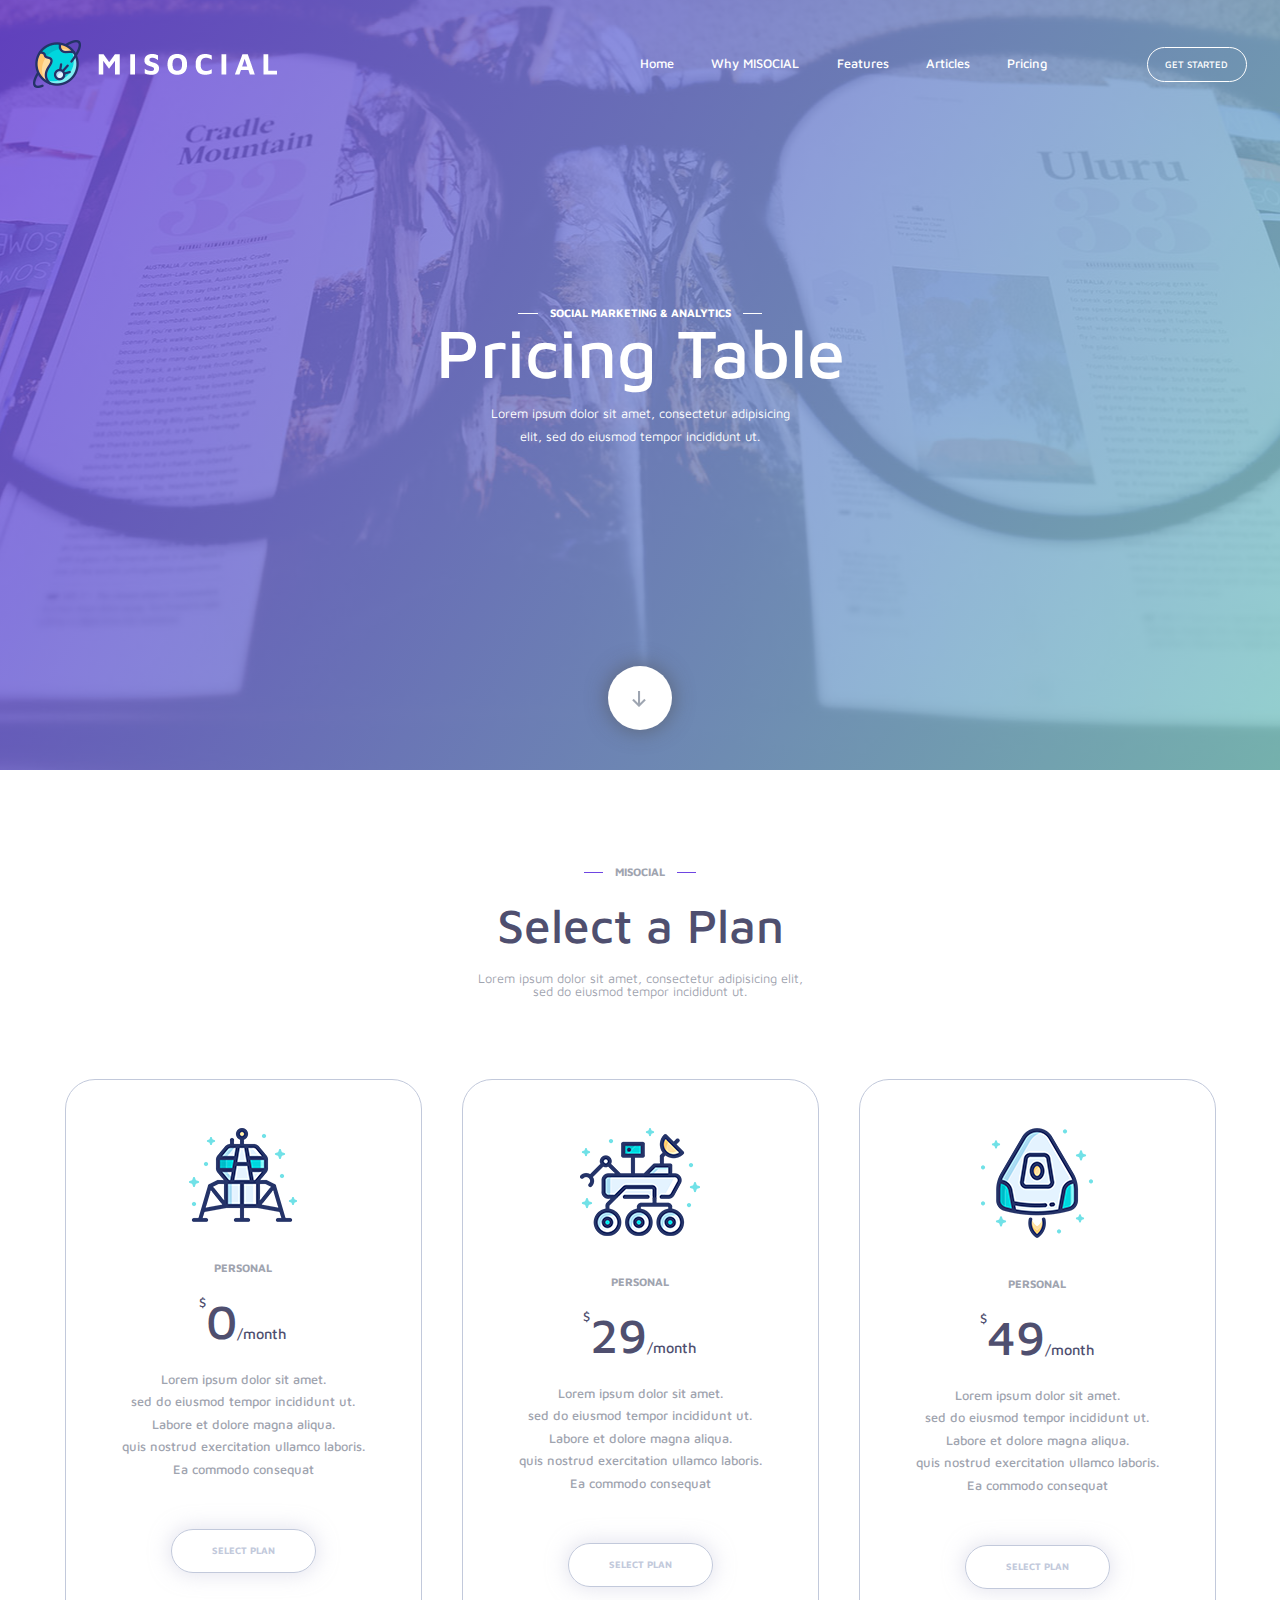
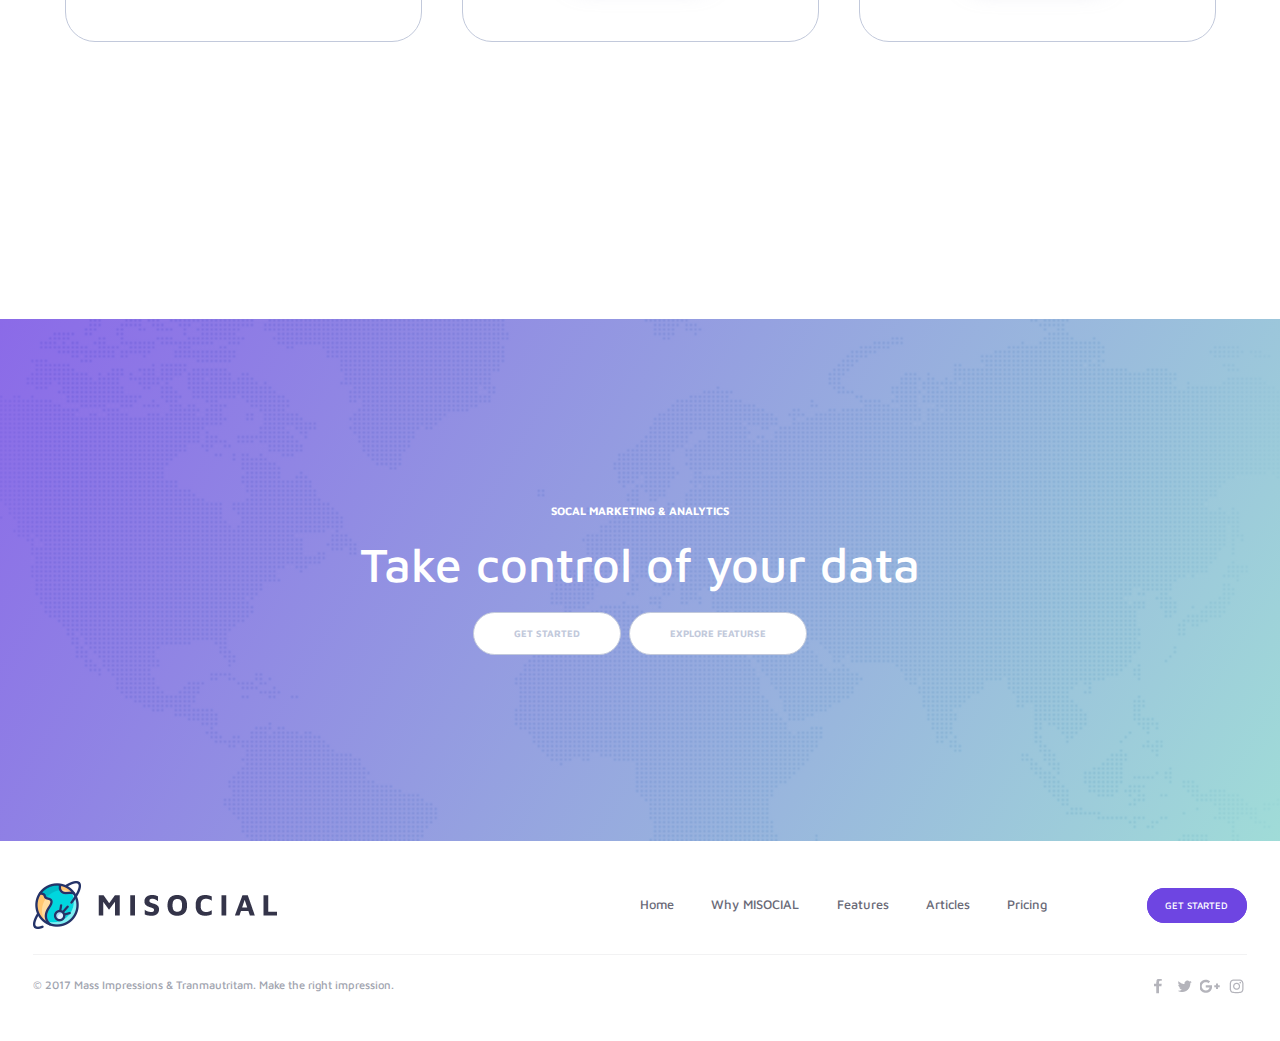
<file: projects/pricing/index.html>
<!DOCTYPE html>
<html lang="en">
<head>

    <meta charset="UTF-8">
    <!-- <base href="/"> -->

    <title>Pricing</title>
    <meta name="description" content="">

    <meta http-equiv="X-UA-Compatible" content="ie=edge">
    <meta name="viewport" content="width=device-width, initial-scale=1.0">
    
    <!-- Template Basic Images Start -->
    <meta property="og:image" content="path/to/image.jpg">
    <link rel="icon" href="img/favicon/favicon.ico">
	<link rel="apple-touch-icon" sizes="180x180" href="img/favicon/apple-touch-icon-180x180.png">
	<!-- Template Basic Images End -->

    <!-- Custom Browsers Color Start -->
    <meta name="theme-color" content="#000">
    <!-- Custom Browsers Color End -->

    <link href="https://fonts.googleapis.com/css?family=Maven+Pro:400,500,700" rel="stylesheet">
    <link rel="stylesheet" href="reset.css">
    <link rel="stylesheet" href="style.css">

</head>
<body>
    <!-- Custom HTML -->
    <header>
        <div class="overlay"></div>
        <div class="top-wrapp">
            <div class="logo">
                <a href="#">
                    <img src="img/logo.png" alt="logo">  
                </a>
            </div>
            <nav>
                <a href="#">Home</a>
                <a href="#">Why MISOCIAL</a>
                <a href="#">Features</a>
                <a href="#">Articles</a>
                <a href="#">Pricing</a>
                <a href="#" class="get-started-btn">get started</a>
            </nav>  
            <div class="mob-btn-menu">
                <a>&#9776;</a>
            </div>          
        </div>
        <div class="header-text">
            <span>SOCIAL MARKETING &amp; ANALYTICS</span>
            <h1>Pricing Table</h1>
            <p>Lorem ipsum dolor sit amet, consectetur adipisicing<br> elit, sed do eiusmod tempor incididunt ut.</p>
        </div>
        <a href="#" class="arrow-down"></a>
    </header>

    <section class="pricing">
        <div class="pricing-text">
            <span>MIsocial</span>
            <h1>Select a Plan</h1>
            <p>Lorem ipsum dolor sit amet, consectetur adipisicing elit,<br> sed do eiusmod tempor incididunt ut.</p>
        </div>
        <div class="pricing-cards">

            <div class="pricing-card">
                <img src="img/item-1.png" alt="item-1">
                <span>personal</span>
                <span class="price"><sup>$</sup><span class="num">0</span>/month</span>
                <p>Lorem ipsum dolor sit amet.<br>
                    sed do eiusmod tempor incididunt ut.<br>
                    Labore et dolore magna aliqua.<br>
                    quis nostrud exercitation ullamco laboris.<br>
                    Ea commodo consequat</p>
                <a href="#">select plan</a>
            </div>

            <div class="pricing-card">
                <img src="img/item-2.png" alt="item-1">
                <span>personal</span>
                <span class="price"><sup>$</sup><span class="num">29</span>/month</span>
                <p>Lorem ipsum dolor sit amet.<br>
                    sed do eiusmod tempor incididunt ut.<br>
                    Labore et dolore magna aliqua.<br>
                    quis nostrud exercitation ullamco laboris.<br>
                    Ea commodo consequat</p>
                <a href="#">select plan</a>
            </div>    

             <div class="pricing-card">
                <img src="img/item-3.png" alt="item-1">
                <span>personal</span>
                <span class="price"><sup>$</sup><span class="num">49</span>/month</span>
                <p>Lorem ipsum dolor sit amet.<br>
                    sed do eiusmod tempor incididunt ut.<br>
                    Labore et dolore magna aliqua.<br>
                    quis nostrud exercitation ullamco laboris.<br>
                    Ea commodo consequat</p>
                <a href="#">select plan</a>
            </div>   
        </div>
    </section>  

    <section class="control">
        <div class="overlay"></div>
        <span>SOCAL MARKETING &amp; ANALYTICS</span>
        <h1>Take control of your data</h1>
        <div class="buttons">
            <a href="#">get started</a>
            <a href="#">explore featurse</a>
        </div>
    </section>

    <footer>
        <div class="footer-wrapp">
            <a href="#" class="logo"><img src="img/footer-logo.png" alt="footer-logo"></a>
            <nav>
                <a href="#">Home</a>
                <a href="#">Why MISOCIAL</a>
                <a href="#">Features</a>
                <a href="#">Articles</a>
                <a href="#">Pricing</a>
                <a href="#" class="get-started-btn">get started</a>
            </nav>
        </div>
        <div class="social">
            <span class="copy">© 2017 Mass Impressions &amp; Tranmautritam. Make the right impression.</span>
            <ul>
                <li><a href="#" class="fb"></a></li>
                <li><a href="#" class="tw"></a></li>
                <li><a href="#" class="gp"></a></li>
                <li><a href="#" class="ist"></a></li>
            </ul>            
        </div>
    </footer>

    <div class="mob-menu">
            <div class="mob-btn-close">
                <a>&times;</a>
             </div>          
        <nav>
            <a href="#">Home</a>
            <a href="#">Why MISOCIAL</a>
            <a href="#">Features</a>
            <a href="#">Articles</a>
            <a href="#">Pricing</a>
            <a href="#" class="get-started-btn">get started</a>
        </nav>
    </div>

    <script src="script.js"></script>
</body>
</html>
</file>
<file: projects/pricing/style.css>
html,body{
    font-size: 10px;
    font-family: Maven Pro, sans-serif; 
    color: #fff;
}
*{
    box-sizing: border-box;
}
header{
    height: 770px;
    background: url(img/header-bg.jpg) no-repeat center;
    padding: 5rem 2.6% 5rem 2.6%;
    position: relative;
    display: flex;
    flex-direction: column;
    align-items: center;
    justify-content: space-between;
}
.mob-btn-menu{
    display: none;
    font-size: 3rem;
    cursor: pointer;
    transition: 0.5s; 
}
.mob-btn-menu:hover{
    color: #6e45e2;
    transition: 0.5s;
}
.overlay{
    position: absolute;
    width: 100%;
    height: 100%;
    top: 0;
    left: 0;
    background-image: -moz-linear-gradient( 150deg, rgb(136,211,206) 0%, rgb(110,69,226) 100%);
    background-image: -webkit-linear-gradient( 150deg, rgb(136,211,206) 0%, rgb(110,69,226) 100%);
    background-image: -ms-linear-gradient( 150deg, rgb(136,211,206) 0%, rgb(110,69,226) 100%); 
    opacity: 0.8;
    z-index: 0;
}
header .top-wrapp{
    position: relative;
    display: flex;
    justify-content: space-between;
    align-items: center;
    z-index: 1;
    width: 100%;
}
header nav a{
    text-decoration: none;
    color: #fff;
    padding: 1.4rem 2.2rem;
    font-size: 1.6rem;
    font-weight: 500; 
}
header nav a:hover:not(:last-child){
    border-bottom: 1px solid #fff;
}
header .get-started-btn{
    border: 1px solid  #fff;
    border-radius: 2.4rem;
    text-transform: uppercase;
    font-size: 1.2rem;
    margin-left: 10rem;
}
.header-text{
    text-align: center;
    z-index: 1;
}
.header-text span{
    font-size: 1.4rem;
    font-weight: 700;
    position: relative;
    margin-bottom: 4rem;
}
.header-text span:after,
.header-text span:before{
    content: '';
    display: block;
    position: absolute;
    width: 2.4rem;
    height: 0.1rem;
    background-color: #fff;
    top: 50%;
}
.header-text span:before{
    right: -3.9rem;
}
.header-text span:after{
    left: -3.9rem;
}
.header-text h1{
    font-size: 8.6rem;
    font-weight: 500;
    margin-bottom: 2rem;
}
.header-text p{
    font-weight: 400;
    font-size: 1.6rem;
    line-height: 1.75;
} 
.arrow-down{
    display: block;
    width: 64px;
    height: 64px;
    border-radius: 50%;
    background-color: #fff;
    z-index: 1;
    background-image: url(img/sprite.png);
    background-repeat: no-repeat;
    background-position: -18px 25px;
    box-shadow: 0px 0px 18.69px 2.31px rgba(80, 80, 82, 0.5);
    transition: 0.5s;    
}
.arrow-down:hover{
    background-color: #6e45e2;
    box-shadow: 0px 0px 18.69px 2.31px rgba(204, 204, 223, 0.5);
    transition: 0.5s;
}
/* PRICING BEGIN*/
.pricing{
    min-height: 1149px;
    padding-top: 12rem;
    color: #9fa4af;
    display: flex;
    flex-direction: column;
    align-items: center;
    text-align: center;
}
.pricing-text span{
    text-transform: uppercase;
    font-size: 1.4rem;
    font-weight: 700;
    position: relative;
}
.pricing-text span:after,
.pricing-text span:before{
    content: '';
    display: block;
    position: absolute;
    width: 2.4rem;
    height: 0.1rem;
    background-color: #6e45e2;
    top: 50%;
}
.pricing-text span:before{
    right: -3.9rem;
}
.pricing-text span:after{
    left: -3.9rem;
}
.pricing-text h1{
    margin: 3rem 0;
    font-size: 6rem;
    font-weight: 500;
    color: #4f4f6f;
}
.pricing-text p{
    font-size: 1.6rem;
    font-weight: 400;
    margin-bottom: 10rem;
}
.pricing-cards{
    display: flex;

}
.pricing-cards .pricing-card{
    display: flex;
    flex-direction: column;
    align-items: center;
    border: 1px solid #c2c9db;
    border-radius: 30px;    
    padding: 6rem 7rem 6.5rem 7rem;
    transition: 0.5s;        
}
.pricing-cards .pricing-card:not(:last-child){
    margin-right: 5rem;
}
.pricing-cards .pricing-card:hover{
    box-shadow: 0px 0px 81.88px 10.12px rgba(204, 204, 223, 0.71);
    transition: 0.5s;    
}
.pricing-cards .pricing-card img{
    margin-bottom: 5rem;
}
.pricing-cards .pricing-card span{
    font-size: 1.4rem;
    font-weight: 700;
    text-transform: uppercase;
    margin-bottom: 3rem;
}
.pricing-cards .pricing-card .price{
    color: #4f4f6f;
    font-weight: 500;  
    text-transform: unset;
    font-size: 1.8rem;
}
.pricing-cards .pricing-card .price sup{
    vertical-align: top;
    font-size: 1.6rem;
    font-weight: 500;
}
.pricing-cards .pricing-card .num{
    font-size: 6rem;
    font-weight: 500;
}
.pricing-cards .pricing-card p{
    font-size: 1.6rem;
    font-weight: 500;
    margin-bottom: 6rem;
    line-height: 1.75;
}
.pricing-cards .pricing-card a{
    display: block;
    font-size: 1.2rem;
    text-transform: uppercase;
    text-decoration: none;
    color: #c2c9db;
    font-weight: 700;
    padding: 2rem 5rem;
    border: 1px solid #c2c9db;
    border-radius: 30px;
    box-shadow: 0px 0px 18.69px 2.31px rgba(204, 204, 223, 0.5);    
    transition: 0.5s;    
}   
.pricing-cards .pricing-card a:hover{
    background-color: #6e45e2;
    color: #fff;
    box-shadow: none;
    transition: 0.5s;
}
/*CONTROL BEGIN*/
.control{
    position: relative;
    height: 522px;
    background: url(img/footer-bg.png) no-repeat center center;
    color: #fff;
    text-align: center;
    display: flex;
    flex-direction: column;
    align-items: center;
    justify-content: center;
}
.control span{
    font-size: 1.4rem;
    font-weight: 700;
    z-index: 1;
    color: #fff;
    position: relative;
    margin-bottom: 3rem;
}
.control h1{
    position: relative;
    z-index: 1;
    font-size: 6rem;
    font-weight: 500;
    margin-bottom: 3rem;
}
.control .buttons{
    display: flex;
    position: relative;
}
.control .buttons a{
    display: block;
    font-size: 1.2rem;
    text-transform: uppercase;
    text-decoration: none;
    color: #c2c9db;
    font-weight: 700;
    padding: 2rem 5rem;
    border: 1px solid #c2c9db;
    border-radius: 30px;    
    transition: 0.5s; 
    background-color: #fff;
}
.control .buttons a:first-child{
    margin-right: 1rem;
}
.control .buttons a:hover{
    background-color: #6e45e2;
    color: #fff;
    box-shadow: none;
    transition: 0.5s;
}
/* FOOTER BEGIN */
footer{
    height: 200px;
    padding: 5rem 2.6% 0 2.6%;
    color: #9fa4af;

}
footer .footer-wrapp{
    display: flex;
    justify-content: space-between;
    align-items: center;
    border-bottom: 1px solid #f2f2f3;
    padding-bottom: 3rem;
}
footer nav a{
    text-decoration: none;
    color: #6a6a77;
    padding: 1.4rem 2.2rem;
    font-size: 1.6rem;
    font-weight: 500;  
    transition: 0.5;   
}
footer nav a:hover:not(:last-child){
    color: #6e45e2;
    transition: 0.5s;
}
footer .get-started-btn{
    border: 1px solid #6e45e2;
    background-color: #6e45e2;
    border-radius: 2.4rem;
    text-transform: uppercase;
    font-size: 1.2rem;
    margin-left: 10rem;   
    color: #fff;
}
footer .social{
    display: flex;
    justify-content: space-between;
    flex-wrap: wrap;
    padding-top: 3rem;
}
footer .copy{
    font-weight: 500;
    font-size: 1.4rem;
}
footer ul{
    display: flex;
}
footer ul li:not(:last-child){
    margin-right: 5px;
}
footer ul li a{
    display: block;
    width: 21px;
    height: 16px;
    background-image: url(img/sprite.png);
}
.fb{
    background-position: -103px -4px;
}
.tw{
    background-position: -130px -4px;    
}
.gp{
    background-position: -165px -4px;    
}
.ist{
    background-position: -197px -4px;    
}
/* MOBILE MENU */
.mob-menu{
    width: 100%;
    height: 100vh;
    background-color: #6e45e2;
    position: fixed;
    top: 0;
    right: 0;
    z-index: 99;
    transform: translateX(100%);
    transition: 0.3s;
}
.mob-menu .mob-btn-close{
    position: fixed;
    font-size: 5rem;
    cursor: pointer;
    top: 50px;
    right: 2.6%;  
    font-weight: 700;
}

.mob-menu nav{
    display: flex;
    height: 100%;
    flex-direction: column;
    align-items: center;
    justify-content: center;
}
.mob-menu nav a{
    font-size: 3rem;
    color: #fff;
    text-decoration: none;
    margin-bottom: 2rem;
    transition: 0.3s;
}
.mob-menu nav .get-started-btn{
    border: 1px solid #fff;
    padding: 1.8rem 2rem;
    text-transform: uppercase;
    font-size: 1.8rem;
    font-weight: 500;
    border-radius: 2.2rem;
    margin-top: 2rem;
}
.show{
    transform: translateX(0%);
    transition: 0.3s;
    
}
@media screen and (max-width: 1435px){
    html,body{
        font-size: 8px;
    }
    .pricing{
        padding-left: 2.6%;
        padding-right: 2.6%;
    }
}
@media screen and (max-width: 970px){
    .mob-btn-menu{
        display: block;
        font-size: 3rem;
        cursor: pointer;
        transition: 0.5s;
    }
    header{
        height: 100vh;
    }
    header nav,
    footer nav{
        display: none;
    }
    .pricing-cards{
        flex-direction: column;
    }
    .pricing-cards .pricing-card:not(:last-child){
        margin: 0;
        margin-bottom: 3rem;
    }
    .pricing-cards .pricing-card{
       margin-bottom: 3rem;
    }
    .control .buttons{
        flex-wrap: wrap;
        justify-content: center;
    }
    .control .buttons a{
        margin-bottom: 3rem;
    }
    footer .footer-wrapp .logo{
        margin: 0 auto;
    }
    footer .social{
        justify-content: center;
    }
    footer .social .copy{
        margin-bottom: 1rem;
    }
}
</file>
